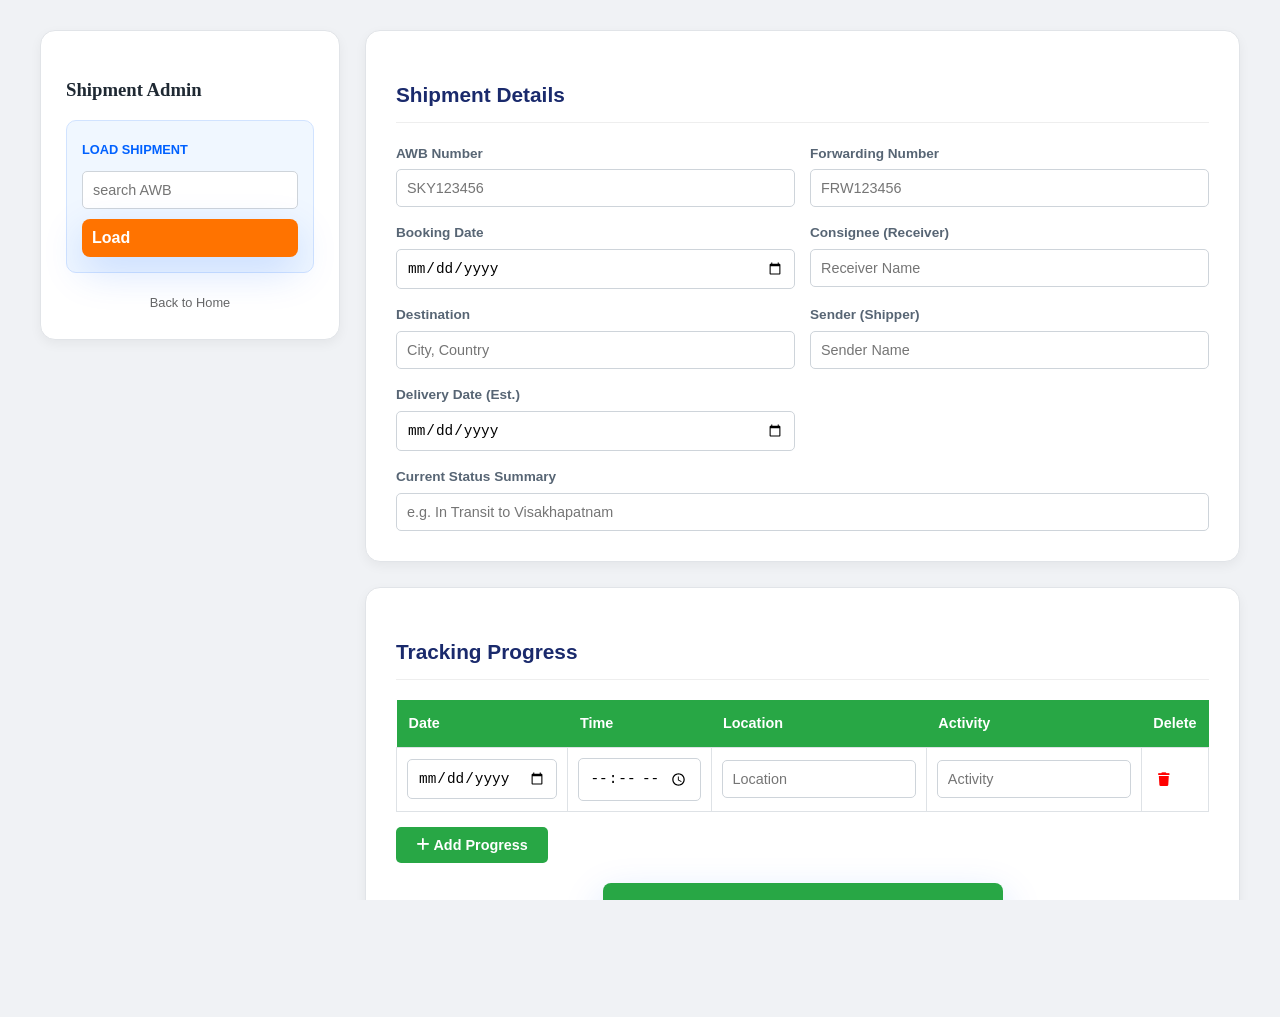
<file: admin.html>
<!DOCTYPE html>
<html lang="en">
<head>
<meta charset="utf-8">
<meta name="viewport" content="width=device-width,initial-scale=1" />
<title>Shipment Admin | SKY EXPRESS</title>

<link rel="stylesheet" href="style.css">
<link rel="stylesheet" href="https://cdnjs.cloudflare.com/ajax/libs/font-awesome/6.5.0/css/all.min.css"/>

<style>
body { padding:30px 20px; background:#f0f2f5; font-family:'Plus Jakarta Sans',sans-serif; }

.admin-container{
max-width:1200px;
margin:0 auto;
display:grid;
grid-template-columns:300px 1fr;
gap:25px;
}

.sidebar{
background:#fff;
padding:25px;
border-radius:15px;
box-shadow:0 4px 12px rgba(0,0,0,0.05);
height:fit-content;
border:1px solid #e1e4e8;
}

.search-group{
background:#f0f7ff;
padding:15px;
border-radius:10px;
border:1px solid #d1e3ff;
}

.card{
background:#fff;
padding:30px;
border-radius:15px;
box-shadow:0 4px 12px rgba(0,0,0,0.05);
margin-bottom:25px;
border:1px solid #e1e4e8;
}

.card-title{
font-family:'Outfit',sans-serif;
font-size:1.3rem;
margin-bottom:20px;
color:#1a2a6c;
border-bottom:1px solid #eee;
padding-bottom:10px;
}

.form-grid{
display:grid;
grid-template-columns:repeat(2,1fr);
gap:15px;
}

.form-group label{
display:block;
font-size:0.85rem;
font-weight:700;
color:#576574;
margin-bottom:5px;
}

input,select,textarea{
width:100%;
padding:10px;
border:1px solid #ced4da;
border-radius:5px;
font-size:0.9rem;
}

.progress-table{
width:100%;
border-collapse:collapse;
margin-top:15px;
}

.progress-table th{
background:#28a745;
color:white;
padding:12px;
text-align:left;
font-size:0.9rem;
}

.progress-table td{
padding:10px;
border:1px solid #dee2e6;
}

.btn-add{
background:#28a745;
color:white;
border:none;
padding:10px 20px;
border-radius:5px;
cursor:pointer;
margin-top:15px;
font-weight:600;
font-size:0.9rem;
}

.btn-main{
border:none;
color:white;
cursor:pointer;
border-radius:8px;
padding:15px 30px;
font-weight:700;
transition:all 0.3s ease;
font-size:1rem;
}

.btn-main:disabled{
opacity:0.5;
cursor:not-allowed;
}

.save-section{
text-align:center;
margin-top:20px;
}

@media(max-width:992px){
.admin-container{grid-template-columns:1fr;}
}

@media(max-width:768px){
.form-grid{grid-template-columns:1fr;}
.progress-table thead{display:none;}

.progress-table,
.progress-table tbody,
.progress-table tr,
.progress-table td{
display:block;
width:100%;
}

.progress-table tr{
margin-bottom:20px;
border:1px solid #28a745;
border-radius:10px;
padding:10px;
background:#fdfdfd;
}

.progress-table td{
border:none;
padding:5px 0;
position:relative;
padding-left:85px;
}

.progress-table td::before{
position:absolute;
left:0;
font-weight:800;
font-size:0.7rem;
color:#28a745;
text-transform:uppercase;
top:15px;
}

.progress-table td:nth-of-type(1)::before{content:"Date:";}
.progress-table td:nth-of-type(2)::before{content:"Time:";}
.progress-table td:nth-of-type(3)::before{content:"Location:";}
.progress-table td:nth-of-type(4)::before{content:"Activity:";}
}
</style>
</head>

<body>

<div class="admin-container">

<aside class="sidebar">

<h3 style="margin-bottom:15px;font-family:'Outfit';">Shipment Admin</h3>

<div class="search-group">

<label style="font-size:0.8rem;font-weight:800;color:#0061ff;">LOAD SHIPMENT</label>

<input type="text" id="searchId" placeholder="search AWB" style="margin:10px 0;">

<button id="loadBtn"
onclick="loadShipment()"
class="btn-main"
style="background:#ff7300;width:100%;padding:10px;">
Load
</button>

</div>

<a href="index.html"
style="display:block;margin-top:20px;text-align:center;text-decoration:none;font-size:0.8rem;color:#666;">
Back to Home
</a>

</aside>


<main>

<section class="card">

<h2 class="card-title">Shipment Details</h2>

<div class="form-grid">

<div class="form-group">
<label>AWB Number</label>
<input type="text" id="shipId" placeholder="SKY123456">
</div>

<div class="form-group">
<label>Forwarding Number</label>
<input type="text" id="forwardingNumber" placeholder="FRW123456">
</div>

<div class="form-group">
<label>Booking Date</label>
<input type="date" id="bookingDate">
</div>

<div class="form-group">
<label>Consignee (Receiver)</label>
<input type="text" id="consignee" placeholder="Receiver Name">
</div>

<div class="form-group">
<label>Destination</label>
<input type="text" id="dest" placeholder="City, Country">
</div>

<div class="form-group">
<label>Sender (Shipper)</label>
<input type="text" id="sender" placeholder="Sender Name">
</div>

<div class="form-group">
<label>Delivery Date (Est.)</label>
<input type="date" id="deliveryDate">
</div>

<div class="form-group" style="grid-column:span 2;">
<label>Current Status Summary</label>
<input type="text" id="currentSummary" placeholder="e.g. In Transit to Visakhapatnam">
</div>

</div>
</section>


<section class="card">

<h2 class="card-title">Tracking Progress</h2>

<table class="progress-table">
<thead>
<tr>
<th>Date</th>
<th>Time</th>
<th>Location</th>
<th>Activity</th>
<th>Delete</th>
</tr>
</thead>

<tbody id="progressBody"></tbody>
</table>

<button class="btn-add" onclick="addRow()">
<i class="fas fa-plus"></i> Add Progress
</button>

<div class="save-section">
<button id="saveBtn"
onclick="saveShipment()"
class="btn-main"
style="background:#28a745;width:100%;max-width:400px;">
<i class="fas fa-cloud-upload-alt"></i>
Save / Update Shipment
</button>
</div>

</section>
</main>
</div>


<script>

const SCRIPT_URL="https://script.google.com/macros/s/AKfycbyTowBhmWH_zFm6Q9C_0Ew1ZLkuHrhf8JWgwqgmCFawi7W6SQUEcbPEVK7id-HmnqK2/exec";

/* AUTO STATUS UPDATE */

function updateCurrentStatus(){

const rows=document.querySelectorAll("#progressBody tr");

if(rows.length===0)return;

const lastRow=rows[rows.length-1];

const location=lastRow.querySelector(".p-loc").value;
const activity=lastRow.querySelector(".p-act").value;

if(location && activity){

document.getElementById("currentSummary").value=
activity+" at "+location;

}

}


/* ADD ROW */

function addRow(date='',time='',loc='',act=''){

const tbody=document.getElementById('progressBody');

const row=document.createElement('tr');

row.innerHTML=`
<td><input type="date" class="p-date" value="${date}"></td>
<td><input type="time" class="p-time" value="${time}"></td>
<td><input type="text" class="p-loc" value="${loc}" placeholder="Location" oninput="updateCurrentStatus()"></td>
<td><input type="text" class="p-act" value="${act}" placeholder="Activity" oninput="updateCurrentStatus()"></td>
<td><button onclick="this.parentElement.parentElement.remove();updateCurrentStatus()" style="color:red;background:none;border:none;cursor:pointer;"><i class="fas fa-trash"></i></button></td>
`;

tbody.appendChild(row);

updateCurrentStatus();

}


/* SAVE SHIPMENT */

async function saveShipment(){

const id=document.getElementById('shipId').value.toUpperCase().trim();

if(!id)return alert("AWB Number required!");

const btn=document.getElementById('saveBtn');

const originalText=btn.innerHTML;

btn.innerHTML='<i class="fas fa-spinner fa-spin"></i> Syncing with Google Sheets...';

btn.disabled=true;

const progress=[];

document.querySelectorAll('#progressBody tr').forEach(row=>{

const dateVal=row.querySelector('.p-date').value;

if(dateVal){

progress.push({
date:dateVal,
time:row.querySelector('.p-time').value,
loc:row.querySelector('.p-loc').value,
act:row.querySelector('.p-act').value
});

}

});

const shipmentData={
id:id,
forwardingNumber:document.getElementById('forwardingNumber').value,
bookingDate:document.getElementById('bookingDate').value,
consignee:document.getElementById('consignee').value,
dest:document.getElementById('dest').value,
sender:document.getElementById('sender').value,
deliveryDate:document.getElementById('deliveryDate').value,
status:document.getElementById('currentSummary').value,
history:progress
};

try{

await fetch(SCRIPT_URL,{
method:'POST',
mode:'no-cors',
cache:'no-cache',
body:JSON.stringify(shipmentData)
});

alert("Shipment "+id+" has been sent to the Cloud!");

}catch(e){

alert("Error connecting to Google Sheets");

}

finally{

btn.innerHTML=originalText;
btn.disabled=false;

}

}


/* LOAD SHIPMENT */

async function loadShipment(){

const id=document.getElementById('searchId').value.toUpperCase().trim();

if(!id)return alert("Enter AWB Number");

const btn=document.getElementById('loadBtn');

btn.innerText="Searching...";
btn.disabled=true;

try{

const response=await fetch(`${SCRIPT_URL}?id=${id}`);
const data=await response.json();

if(data.error){

alert("AWB Not Found in Google Sheets.");

}else{

document.getElementById('shipId').value=id;
document.getElementById('forwardingNumber').value=data.forwardingNumber||'';
document.getElementById('bookingDate').value=data.bookingDate||'';
document.getElementById('consignee').value=data.consignee||'';
document.getElementById('dest').value=data.dest||'';
document.getElementById('sender').value=data.sender||'';
document.getElementById('deliveryDate').value=data.deliveryDate||'';
document.getElementById('currentSummary').value=data.status||'';

const tbody=document.getElementById('progressBody');
tbody.innerHTML='';

if(data.history && Array.isArray(data.history)){
data.history.forEach(h=>addRow(h.date,h.time,h.loc,h.act));
}

if(tbody.innerHTML==='')addRow();

alert("Data Retrieved!");

}

}catch(e){

alert("Could not load data.");

}

finally{

btn.innerText="Load";
btn.disabled=false;

}

}

addRow();

</script>

</body>
</html>
</file>
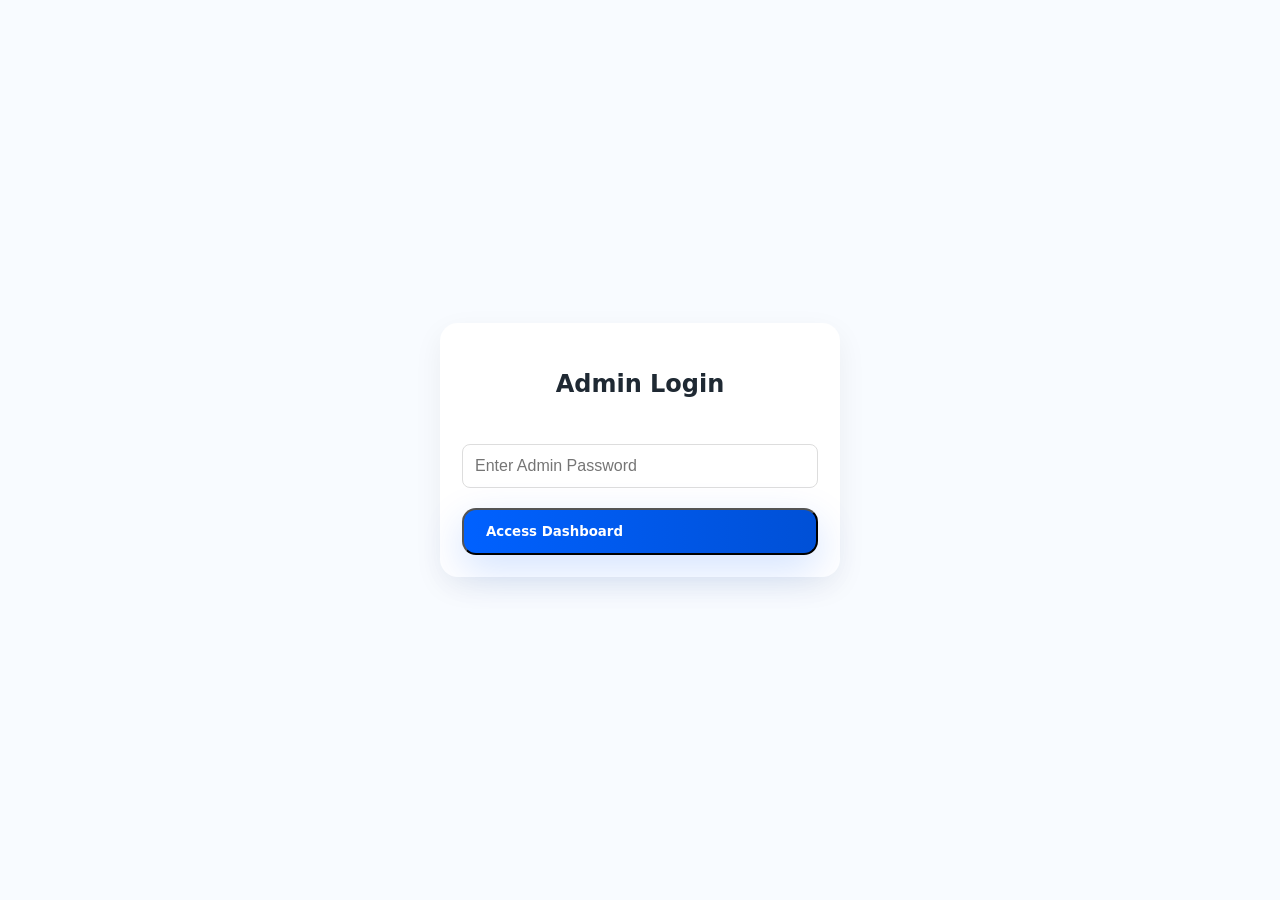
<file: login.html>
<!DOCTYPE html>
<html lang="en">
<head>
  <meta charset="utf-8">
  <title>Admin Login | SKY EXPRESS</title>
  <link rel="stylesheet" href="style.css">
</head>
<body style="background: #f8fbff; display: flex; align-items: center; justify-content: center; height: 100vh;">
  <div class="pickup-form-container" style="max-width: 400px; width: 90%;">
    <h2 style="text-align: center;">Admin Login</h2>
    <input type="password" id="adminPass" placeholder="Enter Admin Password" style="width: 100%; padding: 12px; margin: 20px 0; border: 1px solid #ddd; border-radius: 8px;">
    <button onclick="checkLogin()" class="btn-main" style="width: 100%;">Access Dashboard</button>
  </div>

  <script>
    function checkLogin() {
      const pass = document.getElementById('adminPass').value;
      if(pass === "admin123") { // YOU CAN CHANGE THIS PASSWORD
        sessionStorage.setItem('isAdmin', 'true');
        window.location.href = 'admin.html';
      } else {
        alert("Incorrect Password");
      }
    }
  </script>
</body>
</html>
</file>
<file: style.css>
/* SKY EXPRESS — VISUAL WONDER UI (single-file stylesheet)
   Copy and paste this entire file as style.css
   Includes: responsive layout, hero background (webp + jpg fallback),
   loader, navbar, mobile menu, hero image stack, services, why-us,
   pickup form, map, footer, animations, accessibility, and micro-interactions.
*/

/* =========================
   Root variables & reset
   ========================= */
:root {
  --primary: #0061ff;
  --primary-600: #0050d6;
  --accent: #ff7300;
  --accent-soft: rgba(255, 115, 0, 0.12);
  --bg: #f4f8ff; /* Solid fallback */
  --card: #ffffff;
  --muted: #576574;
  --navy: #07101d;
  --glass: rgba(255, 255, 255, 0.72);
  --shadow-soft: 0 10px 30px rgba(2, 6, 23, 0.06);
  --shadow-strong: 0 20px 40px rgba(2, 6, 23, 0.12);
  --radius-lg: 28px;
  --radius-md: 14px;
  --max-width: 1320px;
  --ease: cubic-bezier(0.165, 0.84, 0.44, 1);
  --duration-fast: 220ms;
  --duration-med: 420ms;
  --duration-slow: 900ms;
  --glass-border: rgba(255, 255, 255, 0.35);
  --focus-ring: rgba(0, 97, 255, 0.14);
}

/* Reset */
* {
  box-sizing: border-box;
}

html, body {
  height: 100%;
  overflow-x: hidden !important;
  width: 100%;
  position: relative;
}

body {
  margin: 0;
  font-family: 'Plus Jakarta Sans', system-ui, -apple-system, Segoe UI, Roboto, "Helvetica Neue", Arial;
  background: var(--bg);
  color: #1f2933;
  line-height: 1.6;
  -webkit-font-smoothing: antialiased;
  -moz-osx-font-smoothing: grayscale;
  overflow-x: hidden !important;
}

img {
  max-width: 100%;
  height: auto;
  display: block;
}

a {
  color: inherit;
  text-decoration: none;
}

button {
  font-family: inherit;
  cursor: pointer;
}

/* Centering container */
.centered-container {
  width: 100%;
  max-width: var(--max-width);
  margin: 0 auto;
  padding: 0 24px;
  overflow-x: hidden;
}

/* Accessibility helpers */
.sr-only {
  position: absolute !important;
  height: 1px;
  width: 1px;
  overflow: hidden;
  clip: rect(1px, 1px, 1px, 1px);
  white-space: nowrap;
  border: 0;
  padding: 0;
  margin: -1px;
}

.sr-only-focusable:focus {
  position: static;
  height: auto;
  width: auto;
  overflow: visible;
  clip: auto;
  white-space: normal;
}

/* Reduced motion */
@media (prefers-reduced-motion: reduce) {
  :root {
    --duration-fast: 1ms;
    --duration-med: 1ms;
    --duration-slow: 1ms;
  }
  * {
    animation-duration: 0.001ms !important;
    transition-duration: 0.001ms !important;
    scroll-behavior: auto !important;
  }
}

/* =========================
   Loader
   ========================= */
#loader-wrapper {
  position: fixed;
  inset: 0;
  background: var(--card);
  z-index: 9999;
  display: flex;
  flex-direction: column;
  justify-content: center;
  align-items: center;
  transition: opacity .6s ease, visibility .6s ease;
}

.loader-logo {
  font-family: 'Outfit', sans-serif;
  font-size: 2.4rem;
  font-weight: 900;
  color: var(--primary);
  letter-spacing: 4px;
  margin-bottom: 18px;
}

.loader-line {
  width: 220px;
  height: 4px;
  background: #eef2f7;
  border-radius: 10px;
  position: relative;
  overflow: hidden;
}

.loader-line::after {
  content: '';
  position: absolute;
  left: -100%;
  width: 100%;
  height: 100%;
  background: linear-gradient(90deg, var(--accent), var(--primary));
  animation: slideLoader 1.6s infinite linear;
}

@keyframes slideLoader {
  to {
    left: 100%;
  }
}

/* =========================
   Navbar
   ========================= */
#navbar {
  position: fixed;
  top: 0;
  left: 0;
  right: 0;
  z-index: 1200;
  padding: 18px 0;
  transition: all var(--duration-med) var(--ease);
  background: transparent;
}

#navbar.scrolled {
  background: linear-gradient(180deg, rgba(255,255,255,0.92), rgba(255,255,255,0.86));
  backdrop-filter: blur(10px);
  box-shadow: var(--shadow-soft);
  padding: 10px 0;
  border-bottom: 1px solid var(--glass-border);
}

.nav-inner {
  display: flex;
  align-items: center;
  justify-content: space-between;
  gap: 16px;
}

.brand {
  display: flex;
  align-items: center;
  gap: 12px;
  min-width: 0;
}

.nav-logo {
  height: 48px;
  width: auto;
}

.brand-text {
  min-width: 0;
  display: flex;
  flex-direction: column;
}

.brand-text .m-title {
  font-weight: 900;
  color: var(--primary);
  letter-spacing: 1px;
  display: block;
  line-height: 1;
  white-space: nowrap;
  overflow: hidden;
  text-overflow: ellipsis;
  font-size: clamp(1.1rem, 4.5vw, 1.4rem);
}

.brand-text .s-title {
  font-size: clamp(0.6rem, 2vw, 0.72rem);
  color: var(--accent);
  text-transform: uppercase;
  letter-spacing: 1.6px;
  font-weight: 700;
  white-space: nowrap;
  overflow: hidden;
  text-overflow: ellipsis;
}

/* Desktop nav links */
#primary-menu {
  display: flex;
  gap: 28px;
  align-items: center;
  list-style: none;
  margin: 0;
  padding: 0;
}

#primary-menu a {
  font-weight: 700;
  color: var(--navy);
  padding: 8px 6px;
  border-radius: 10px;
  transition: color var(--duration-fast) var(--ease);
}

#primary-menu a:hover {
  color: var(--primary);
}

.cta-nav {
  background: var(--accent);
  color: #fff;
  padding: 10px 20px;
  border-radius: 999px;
  box-shadow: 0 8px 24px rgba(255,115,0,0.12);
}

/* Nav actions */
.nav-actions {
  display: flex;
  align-items: center;
  gap: 12px;
}

.phone-link {
  display: inline-flex;
  align-items: center;
  gap: 8px;
  color: var(--navy);
  font-weight: 700;
}

.btn-whatsapp {
  display: inline-flex;
  align-items: center;
  justify-content: center;
  background: #25d366;
  color: #fff;
  padding: 10px;
  border-radius: 10px;
  box-shadow: 0 8px 20px rgba(37,211,102,0.12);
}

/* Mobile hamburger */
.mobile-menu-btn {
  display: none;
  flex-direction: column;
  justify-content: space-between;
  width: 30px;
  height: 22px;
  background: transparent;
  border: none;
  cursor: pointer;
  padding: 0;
  flex-shrink: 0;
  position: relative;
  z-index: 2000;
  margin-left: auto;
}

.mobile-menu-btn span {
  display: block;
  height: 3px;
  width: 100%;
  background-color: #07101d; /* var(--navy) fallback */
  border-radius: 4px;
  transition: all 0.3s cubic-bezier(0.165, 0.84, 0.44, 1);
}

.mobile-menu-btn.active span:nth-child(1) {
  transform: translateY(9.5px) rotate(45deg);
}

.mobile-menu-btn.active span:nth-child(2) {
  opacity: 0;
}

.mobile-menu-btn.active span:nth-child(3) {
  transform: translateY(-9.5px) rotate(-45deg);
}

/* Mobile menu overlay */
@media (max-width: 768px) {
  .mobile-menu-btn {
    display: inline-flex;
  }
  
  #primary-menu {
    position: fixed;
    top: 72px;
    right: 0;
    width: 320px;
    height: calc(100% - 72px);
    background: var(--card);
    flex-direction: column;
    padding: 22px;
    gap: 18px;
    transform: translateX(110%);
    transition: transform var(--duration-med) var(--ease);
    box-shadow: 0 30px 60px rgba(2, 6, 23, 0.12);
    z-index: 1300;
  }
  
  #primary-menu.open {
    transform: translateX(0);
  }
  
  .nav-actions {
    display: none;
  }
  
  .hero-right {
    order: 3;
    width: 100%;
  }
  
  .hero-left {
    order: 2;
    width: 100%;
  }
}

/* =========================
   Hero / Visual Wonder
   ========================= */
.hero-section {
  padding: 140px 0 100px;
  position: relative;
  overflow: hidden;
  background: linear-gradient(rgba(255,255,255,0.85), rgba(244,247,255,0.75)),
              url('assets/hero-bg.jpg') center/cover no-repeat;
  background-attachment: scroll; /* Changed from fixed to avoid layout issues */
}

@supports (background-image: url("[data-uri]")) {
  .hero-section {
    background-image: linear-gradient(rgba(255,255,255,0.92), rgba(244,247,255,0.85)),
                      url('assets/hero-bg.webp');
  }
}

.hero-inner {
  display: flex;
  align-items: center;
  gap: 40px;
  width: 100%;
}

.hero-left {
  flex: 1 1 480px;
  min-width: 260px;
}

.hero-right {
  flex: 0 1 100px;
  display: flex;
  justify-content: center;
  align-items: center;
  min-width: 260px;
}

/* Headline */
.hero-badge {
  display: inline-block;
  padding: 8px 18px;
  border-radius: 999px;
  background: rgba(0,97,255,0.08);
  color: var(--primary);
  font-weight: 800;
  margin-bottom: 18px;
  max-width: 100%;
  overflow: hidden;
  text-overflow: ellipsis;
  white-space: nowrap;
}

h1 {
  font-family: 'Outfit', sans-serif;
  font-size: 3.2rem;
  line-height: 1.02;
  margin: 0 0 18px;
  color: var(--navy);
}

.highlight {
  background: linear-gradient(90deg, var(--primary), var(--accent));
  -webkit-background-clip: text;
  background-clip: text;
  color: transparent;
  -webkit-text-fill-color: transparent;
}

.lead {
  color: var(--muted);
  max-width: 100%;
  margin-bottom: 20px;
}

/* CTAs */
.hero-ctas {
  display: flex;
  gap: 16px;
  flex-wrap: wrap;
  align-items: center;
}

.btn-main {
  background: linear-gradient(90deg, var(--primary), var(--primary-600));
  color: #fff;
  padding: 14px 22px;
  border-radius: 14px;
  font-weight: 900;
  box-shadow: 0 14px 40px rgba(0,97,255,0.18);
  display: inline-flex;
  align-items: center;
  gap: 10px;
  transition: transform var(--duration-fast) var(--ease);
}

.btn-main:hover {
  transform: translateY(-4px);
}

.btn-outline {
  border: 2px solid rgba(7,16,29,0.06);
  padding: 12px 18px;
  border-radius: 12px;
  color: var(--navy);
  display: inline-flex;
  align-items: center;
  gap: 10px;
  background: transparent;
}

/* Trust list */
.hero-trust {
  display: flex;
  gap: 18px;
  margin-top: 24px;
  list-style: none;
  padding: 0;
  flex-wrap: wrap;
}

.hero-trust li {
  display: flex;
  align-items: center;
  gap: 10px;
  color: var(--muted);
  font-weight: 700;
}

/* Image stack and glow */
.image-stack {
  position: relative;
  width: 100%;
  max-width: 420px;
  border-radius: var(--radius-lg);
  overflow: visible;
}

.main-hero-img {
  border-radius: 20px;
  box-shadow: var(--shadow-strong);
  transform: translateZ(0);
  transition: transform var(--duration-slow) var(--ease);
}

.image-stack::before {
  content: '';
  position: absolute;
  inset: -18px;
  z-index: -1;
  border-radius: 28px;
  background: linear-gradient(135deg, rgba(0,97,255,0.06), rgba(255,115,0,0.04));
  filter: blur(18px);
  opacity: 0.95;
  pointer-events: none;
}

/* Floating stat */
.floating-stat {
  position: absolute;
  left: -18px;
  bottom: -18px;
  background: var(--card);
  padding: 14px 18px;
  border-radius: 14px;
  box-shadow: var(--shadow-soft);
  display: flex;
  flex-direction: column;
  align-items: flex-start;
  gap: 6px;
  min-width: 120px;
}

.stat-num {
  font-weight: 900;
  color: var(--primary);
  font-size: 1.6rem;
}

.stat-txt {
  font-size: 0.85rem;
  color: var(--muted);
  font-weight: 700;
}

/* =========================
   Services
   ========================= */
.services-area {
  padding: 60px 0;
  background: var(--card);
}

.section-header {
  text-align: center;
  margin-bottom: 48px;
}

.section-header h2 {
  font-family: 'Outfit', sans-serif;
  font-size: 2.2rem;
  margin-bottom: 8px;
}

.section-sub {
  color: var(--muted);
  margin-bottom: 12px;
}

.h-line {
  width: 72px;
  height: 6px;
  background: var(--accent);
  margin: 18px auto;
  border-radius: 8px;
}

.services-grid {
  display: grid;
  grid-template-columns: repeat(auto-fit, minmax(260px, 1fr));
  gap: 28px;
}

.s-card {
  background: linear-gradient(180deg, #ffffff, #fbfdff);
  padding: 28px;
  border-radius: 18px;
  border: 1px solid #eef4ff;
  box-shadow: var(--shadow-soft);
  color: #1a202c; /* Boosted text contrast */
  transition: transform var(--duration-fast) var(--ease), box-shadow var(--duration-fast) var(--ease);
}

.s-card:hover {
  transform: translateY(-10px);
  box-shadow: var(--shadow-strong);
}

.s-icon {
  font-size: 2.4rem;
  color: var(--primary);
  margin-bottom: 12px;
}

.s-card h3 {
  margin: 0 0 8px;
  font-size: 1.1rem;
  font-weight: 800;
}

/* =========================
   Why Us
   ========================= */
.why-us-area {
  padding: 60px 0;
  background: var(--card);
}

.why-us-grid {
  display: grid;
  grid-template-columns: repeat(auto-fit, minmax(260px, 1fr));
  gap: 20px;
  margin-top: 20px;
}

.why-card {
  display: flex;
  gap: 16px;
  padding: 20px;
  border-radius: 14px;
  background: #fff;
  border: 1px solid #eef4ff;
  align-items: flex-start;
  transition: transform var(--duration-fast) var(--ease);
}

.why-card:hover {
  transform: translateY(-8px);
  box-shadow: var(--shadow-soft);
}

.why-icon {
  width: 56px;
  height: 56px;
  border-radius: 12px;
  background: var(--accent-soft);
  display: flex;
  align-items: center;
  justify-content: center;
  color: var(--accent);
  font-size: 1.2rem;
}

.why-text h4 {
  font-size: 1.05rem;
  margin: 0 0 8px;
  color: var(--navy);
  font-weight: 800;
}

.why-text p {
  margin: 0;
  color: var(--muted);
}

/* =========================
   Pickup form
   ========================= */
.pickup-area {
  padding: 100px 0;
  background: var(--bg);
}

.pickup-wrapper {
  display: grid;
  grid-template-columns: 1fr 1fr;
  gap: 60px;
  align-items: start;
}

.pickup-info h2 {
  font-size: 1.8rem;
  margin-bottom: 8px;
}

.address-box {
  margin-top: 18px;
  padding: 18px;
  border-radius: 12px;
  background: linear-gradient(180deg, rgba(255,255,255,0.02), rgba(255,255,255,0.01));
  border-left: 4px solid var(--accent);
}

.pickup-form-container {
  background: var(--card);
  padding: 22px;
  border-radius: 18px;
  box-shadow: var(--shadow-soft);
}

.form-grid {
  display: grid;
  grid-template-columns: 1fr 1fr;
  gap: 12px;
}

.form-group {
  display: flex;
  flex-direction: column;
}

label {
  font-weight: 800;
  color: var(--navy);
  margin-bottom: 8px;
}

input, select, textarea {
  padding: 12px 14px;
  border-radius: 12px;
  border: 1px solid #eef4ff;
  background: #fff;
  font-size: 1rem;
  outline: none;
  transition: box-shadow var(--duration-fast) var(--ease), border-color var(--duration-fast) var(--ease);
}

input:focus, select:focus, textarea:focus {
  box-shadow: 0 8px 30px rgba(0,97,255,0.06);
  border-color: var(--primary);
}

.form-actions {
  display: flex;
  gap: 12px;
  align-items: center;
  margin-top: 6px;
}

.btn-secondary {
  background: transparent;
  border: 1px solid #eef4ff;
  padding: 10px 14px;
  border-radius: 12px;
}

/* Form status */
.form-status {
  margin-top: 12px;
  padding: 12px;
  border-radius: 10px;
  background: rgba(0,0,0,0.03);
  color: var(--navy);
  border: 1px solid rgba(0,0,0,0.04);
}

/* =========================
   Map & Footer
   ========================= */
.map-area {
  padding: 10px 0 80px; /* top reduced, bottom same */
  background: var(--card);
  text-align: center;
}

.map-frame {
  border-radius: 18px;
  overflow: hidden;
  box-shadow: var(--shadow-soft);
  margin-top: 18px;
}

#site-footer {
  background: #07101d;
  color: #9aa6b2;
  padding: 25px 0;  /* reduced */
  margin-top: 20px; /* reduced */
}

.footer-grid {
  display: grid;
  grid-template-columns: repeat(auto-fit, minmax(220px, 1fr));
  gap: 20px;
  align-items: start;
}

.footer-brand img {
  height: 44px;
  margin-bottom: 10px;
}

.footer-links ul {
  list-style: none;
  padding: 0;
  margin: 0;
}

.footer-links a {
  color: #9aa6b2;
  transition: color 0.3s ease;
}

.footer-links a:hover {
  color: #fff;
}

.footer-bottom {
  margin-top: 20px;   /* reduced */
  padding-top: 10px;  /* reduced */
  padding-bottom: 0;  /* remove extra bottom space */
}

/* =========================
   Toast & small UI bits
   ========================= */
.toast {
  position: fixed;
  right: 16px;
  bottom: 16px;
  background: #0b1220;
  color: #fff;
  padding: 12px 16px;
  border-radius: 10px;
  box-shadow: 0 12px 40px rgba(2, 6, 23, 0.28);
  transform: translateY(12px);
  opacity: 0;
  transition: opacity .28s var(--ease), transform .28s var(--ease);
  z-index: 1400;
}

.toast.show {
  opacity: 1;
  transform: translateY(0);
}

.submit-wa[aria-busy="true"] {
  opacity: 0.7;
  pointer-events: none;
}

/* Spinner for buttons */
.fa-circle-notch.fa-spin {
  animation: fa-spin 1s linear infinite;
}

@keyframes fa-spin {
  to {
    transform: rotate(360deg);
  }
}

/* =========================
   Floating Contacts
   ========================= */
.floating-contacts {
  position: fixed;
  right: 20px;
  bottom: 20px;
  display: flex;
  flex-direction: column;
  gap: 12px;
  z-index: 9999;
}

.contact-btn {
  display: flex;
  align-items: center;
  justify-content: center;
  width: 48px;
  height: 48px;
  border-radius: 50%;
  color: #fff;
  font-size: 20px;
  text-decoration: none;
  box-shadow: 0 4px 12px rgba(0,0,0,0.2);
  transition: transform 0.2s ease;
}

.contact-btn:hover {
  transform: scale(1.1);
}

/* Individual colors */
.phone-btn {
  background: #0061ff;
}

.mail-btn {
  background: #ff9800;
}

.whatsapp-btn {
  background: #25d366;
}

/* =========================
   Responsive adjustments
   ========================= */

/* Mobile fallback: smaller image and remove fixed attachment */
@media (max-width: 768px) {
  .hero-section {
    background-image: linear-gradient(rgba(255,255,255,0.96), rgba(244,247,255,0.95)),
                      url('assets/hero-bg-mobile.jpg');
    background-attachment: scroll;
    padding: 80px 0 60px;
  }
  
  .mobile-menu-btn {
    display: inline-flex;
  }
  
  #primary-menu {
    position: fixed;
    top: 72px;
    right: 0;
    width: 280px;
    max-width: 85%;
    height: calc(100% - 72px);
    background: var(--card);
    flex-direction: column;
    padding: 22px;
    gap: 18px;
    transform: translateX(110%);
    transition: transform var(--duration-med) var(--ease);
    box-shadow: 0 30px 60px rgba(2, 6, 23, 0.12);
    z-index: 1300;
  }
  
  #primary-menu.open {
    transform: translateX(0);
  }
  
  .nav-actions {
    display: none;
  }
  
  .hero-right {
    order: 3;
    width: 100%;
  }
  
  .hero-left {
    order: 2;
    width: 100%;
  }
  
  .hero-inner {
    flex-direction: column;
    align-items: stretch;
    gap: 24px;
  }
  
  .hero-left, .hero-right {
    width: 100%;
  }
  
  .image-stack::before {
    display: none;
  }

  .floating-stat {
    left: 10px;
    bottom: 10px;
    transform: scale(0.85);
  }

  .hero-trust {
    justify-content: center;
    gap: 12px;
  }
  
  .nav-inner {
    padding: 0 16px;
  }
  
  .brand {
    max-width: calc(100% - 60px);
  }
  
  .centered-container {
    padding: 0 20px;
  }
  
  /* Mobile-only login link */
  .mobile-only-login {
    display: block;
    width: 100%;
    text-align: center;
    padding: 15px 0;
    border-top: 1px solid rgba(0, 0, 0, 0.1);
    margin-top: 10px;
  }
  
  .mobile-only-login a {
    color: var(--primary) !important;
    font-weight: 800;
    font-size: 1.1rem;
  }
}

@media (max-width: 1024px) {
  h1 {
    font-size: 2.6rem;
  }
  
  .hero-inner {
    gap: 28px;
  }
  
  .pickup-wrapper {
    grid-template-columns: 1fr;
  }
  
  .form-grid {
    grid-template-columns: 1fr;
  }
  
  .services-grid {
    gap: 20px;
  }
}

@media (max-width: 480px) {
  h1 {
    font-size: 2.0rem;
  }
  
  .btn-main, .btn-outline {
    padding: 12px 16px;
    font-size: 0.95rem;
  }
  
  .main-hero-img {
    border-radius: 16px;
  }
  
  .hero-ctas {
    flex-direction: column;
  }
  
  .btn-main, .btn-outline {
    width: 100%;
    text-align: center;
    justify-content: center;
  }
  
  .floating-contacts {
    right: 12px;
    bottom: 12px;
  }
  
  .contact-btn {
    width: 44px;
    height: 44px;
    font-size: 20px;
  }

  .floating-stat {
    left: 10px;
    bottom: 10px;
    transform: scale(0.9);
    min-width: 110px;
  }

  .hero-trust {
    gap: 12px;
    justify-content: flex-start;
  }
}

/* =========================
   Focus outlines & accessibility
   ========================= */
a:focus, button:focus, input:focus, select:focus, textarea:focus {
  outline: 3px solid var(--focus-ring);
  outline-offset: 3px;
  border-radius: 8px;
}

/* =========================
   Utility helpers
   ========================= */
.centered-row {
  display: flex;
  align-items: center;
  justify-content: space-between;
  gap: 12px;
}

.kv {
  font-weight: 900;
  color: var(--primary);
}

.small-muted {
  font-size: 0.9rem;
  color: var(--muted);
}

/* AOS KILLER: Forcing everything to be visible and correctly aligned */
[data-aos] {
  opacity: 1 !important;
  transform: none !important;
  visibility: visible !important;
  transition: none !important;
}

.services-area, .why-us-area, .pickup-area, .hero-section, .map-area {
  background-color: var(--bg) !important;
  opacity: 1 !important;
  visibility: visible !important;
  overflow-x: hidden !important;
}

#site-header, #navbar {
  max-width: 100%;
}

* {
  max-width: 100vw;
}
@media (min-width: 992px) {
  .mobile-only-login {
    display: none;
  }
}

.address-box {
  max-width: 400px;   /* controls width */
  margin: 0 auto;     /* centers horizontally */
  text-align: center; /* centers text */
}
.address-box {
  border-left: none !important;
}

.address-box::before {
  display: none !important;
}

.address-box a {
  margin-bottom: 0 !important;
}

.address-box br:last-child {
  display: none;
}

/* =========================
   CRITICAL FIXES FOR MI, VIVO, OPPO DEVICES
   ========================= */

/* Fix for buttons on Chinese Android devices */
.btn-main,
.btn-secondary,
button,
[role="button"] {
  cursor: pointer;
  touch-action: manipulation !important;
  -webkit-tap-highlight-color: transparent !important;
  -webkit-touch-callout: none !important;
  user-select: none !important;
  
  /* Force hardware acceleration */
  transform: translateZ(0);
  -webkit-transform: translateZ(0);
  backface-visibility: hidden;
  -webkit-backface-visibility: hidden;
  
  /* Ensure clickability */
  position: relative;
  z-index: 10;
  pointer-events: auto !important;
}

/* Remove hover effects on touch devices */
@media (hover: hover) {
  .btn-main:hover {
    transform: translateY(-4px);
  }
}

@media (hover: none) {
  .btn-main:hover {
    transform: none;
  }
}

/* Active state for better touch feedback */
.btn-main:active {
  transform: scale(0.98) !important;
  transition: transform 0.05s ease;
}

/* Ensure buttons are never disabled or hidden */
button:disabled {
  opacity: 0.5;
  pointer-events: none;
}

/* Fix for any potential overlay issues */
.hero-ctas {
  position: relative;
  z-index: 20;
}

.hero-ctas .btn-main {
  min-width: 160px;
  text-align: center;
  border: none;
  font-family: inherit;
  font-size: inherit;
}
</file>
